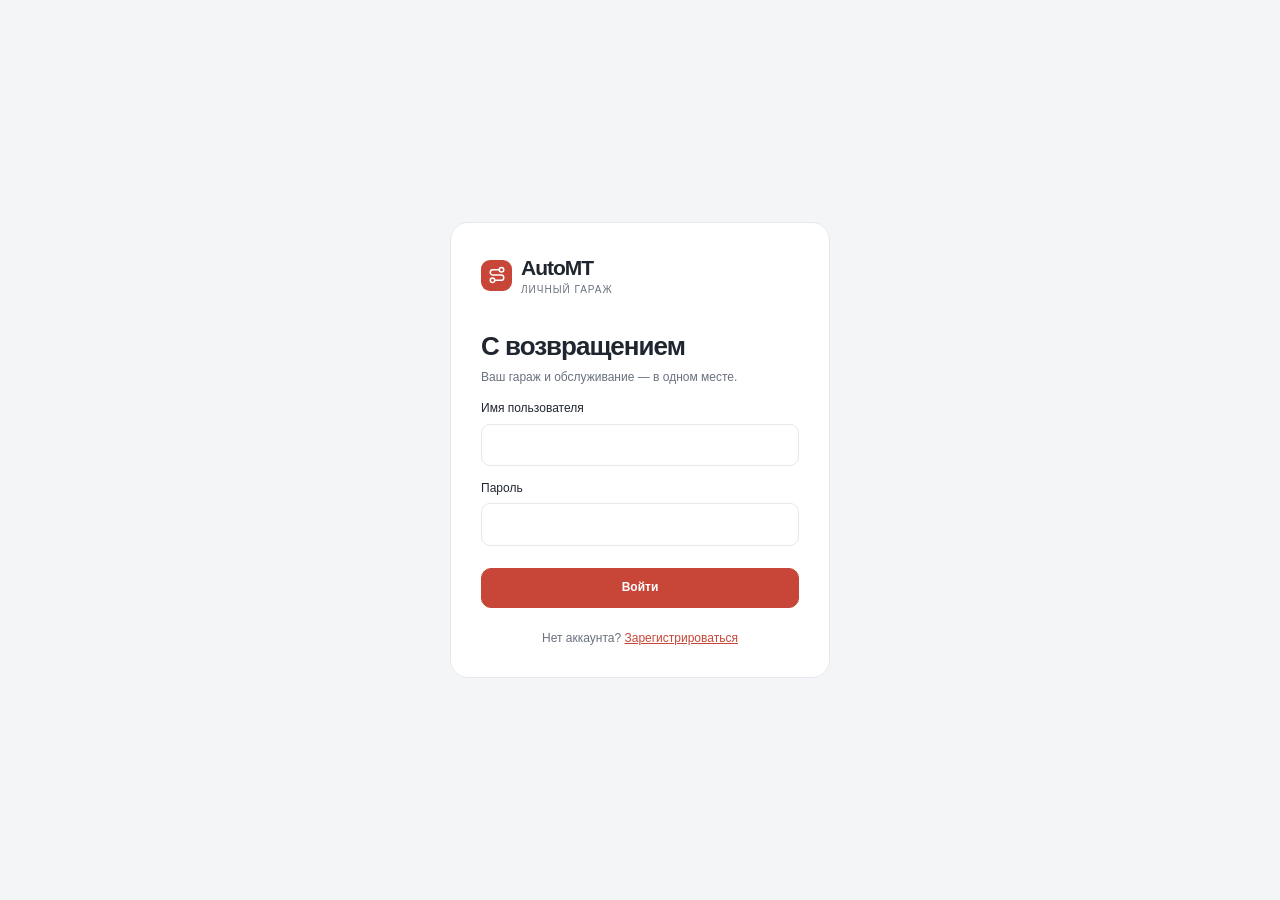
<file: Sources/Frontend/index.html>
<!doctype html>
<html lang="ru">
<head>
  <meta charset="utf-8">
  <meta name="viewport" content="width=device-width, initial-scale=1, viewport-fit=cover">
  <meta name="theme-color" content="#12151a" media="(prefers-color-scheme: dark)">
  <meta name="theme-color" content="#f4f5f7" media="(prefers-color-scheme: light)">
  <title>AutoMT — Личный гараж</title>
  <link rel="manifest" href="/manifest.json">
  <meta name="mobile-web-app-capable" content="yes">
  <meta name="apple-mobile-web-app-capable" content="yes">
  <meta name="apple-mobile-web-app-title" content="AutoMT">
  <meta name="apple-mobile-web-app-status-bar-style" content="default">
  <link rel="apple-touch-icon" sizes="180x180" href="/images/apple-touch-icon.png">
  <link rel="icon" type="image/png" sizes="192x192" href="/images/icon-192.png">
  <link rel="stylesheet" href="css/app.css">
  <link rel="stylesheet" href="css/site.css">
  <script defer src="vendor/lucide.min.js"></script>
  <script type="module" src="js/main.js"></script>
</head>
<body>
  <div id="automt-app">
    <div class="amt-app" id="amt-live" data-layout="overview">
      <div class="amt-loading" role="status">Загружаем AutoMT…</div>
    </div>
  </div>
  <noscript>Для работы AutoMT включите JavaScript в браузере.</noscript>
</body>
</html>
</file>
<file: Sources/Frontend/css/app.css>
#automt-app { color-scheme:light dark; }
#automt-app .amt-app { --a-bg:light-dark(#f4f5f7,#12151a); --a-paper:light-dark(#fff,#1b2027); --a-ink:light-dark(#202630,#f0f2f5); --a-muted:light-dark(#69717e,#a2acba); --a-line:light-dark(#e5e8ed,#303743); --a-soft:light-dark(#eceff3,#262d37); --a-accent:light-dark(#c84637,#f17b68); --a-onaccent:light-dark(#fff,#211410); --a-tint:light-dark(#fbeeea,#392724); --a-red:light-dark(#b23b31,#ff9e8e); --a-redbg:light-dark(#fff0ed,#392622); --a-amber:light-dark(#936118,#e9bf72); --a-amberbg:light-dark(#fcf3df,#332d22); --a-green:light-dark(#34745b,#90cbb0); --a-greenbg:light-dark(#eaf4ee,#24362e); --a-radius:16px; background:var(--a-bg); color:var(--a-ink); border:1px solid var(--a-line); border-radius:20px; overflow:clip; font-family:Inter,"Segoe UI",Arial,sans-serif; font-size:14px; line-height:1.45; min-height:780px; position:relative; }
#automt-app .amt-app * { box-sizing:border-box; }
#automt-app .amt-app button,#automt-app .amt-app input,#automt-app .amt-app select,#automt-app .amt-app textarea { font:inherit; }
#automt-app .amt-app button { cursor:inherit; }
#automt-app .amt-app button:disabled { opacity:.45; cursor:default; }
#automt-app .amt-app svg { flex-shrink:0; width:18px; height:18px; }
#automt-app .amt-app h1,#automt-app .amt-app h2,#automt-app .amt-app h3,#automt-app .amt-app p { margin:0; }
#automt-app .amt-app h1 { font-size:28px; font-weight:650; line-height:1.15; letter-spacing:-1px; }
#automt-app .amt-app h2 { font-size:19px; font-weight:600; letter-spacing:-.4px; }
#automt-app .amt-app h3 { font-size:15px; font-weight:600; }
#automt-app .amt-shell { display:grid; grid-template-columns:184px minmax(0,1fr); min-height:780px; }
#automt-app .amt-side { background:var(--a-paper); border-right:1px solid var(--a-line); padding:25px 14px; display:flex; flex-direction:column; gap:30px; }
#automt-app .amt-brand { display:flex; gap:9px; align-items:center; padding:0 10px; font-size:21px; font-weight:750; letter-spacing:-1px; }
#automt-app .amt-brandmark { display:flex; align-items:center; justify-content:center; background:var(--a-accent); color:var(--a-onaccent); width:31px; height:31px; border-radius:9px; }
#automt-app .amt-brand small { font-size:10px; font-weight:500; letter-spacing:1px; color:var(--a-muted); display:block; }
#automt-app .amt-nav { display:flex; flex-direction:column; gap:5px; }
#automt-app .amt-nav button { display:flex; gap:10px; align-items:center; padding:12px; text-align:left; color:var(--a-muted); background:transparent; border:0; border-radius:10px; font-weight:500; min-height:44px; }
#automt-app .amt-nav button[aria-current="page"] { background:var(--a-tint); color:var(--a-accent); }
#automt-app .amt-nav button:hover { background:var(--a-soft); }
#automt-app .amt-sidefoot { margin-top:auto; padding:12px 10px 0; border-top:1px solid var(--a-line); color:var(--a-muted); font-size:12px; }
#automt-app .amt-sidefoot strong { display:block; color:var(--a-ink); font-weight:500; margin-bottom:5px; }
#automt-app .amt-main { min-width:0; }
#automt-app .amt-topbar { display:flex; gap:12px; align-items:center; justify-content:space-between; padding:18px 28px; background:var(--a-paper); border-bottom:1px solid var(--a-line); }
#automt-app .amt-breadcrumb { font-size:12px; color:var(--a-muted); }
#automt-app .amt-user { display:flex; gap:8px; align-items:center; border:0; background:transparent; color:var(--a-ink); padding:3px; }
#automt-app .amt-avatar { width:29px; height:29px; display:grid; place-items:center; border-radius:50%; background:var(--a-soft); font-size:11px; font-weight:600; }
#automt-app .amt-content { padding:28px; }
#automt-app .amt-title { display:flex; align-items:center; justify-content:space-between; gap:12px; margin-bottom:24px; }
#automt-app .amt-sub { color:var(--a-muted); font-size:12px; margin-top:7px!important; }
#automt-app .amt-eyebrow { color:var(--a-muted); text-transform:uppercase; font-size:10px; font-weight:600; letter-spacing:1.3px; margin-bottom:6px!important; }
#automt-app .amt-button { min-height:40px; padding:9px 13px; border:1px solid var(--a-line); background:var(--a-paper); color:var(--a-ink); border-radius:10px; display:inline-flex; justify-content:center; gap:7px; align-items:center; font-size:12px!important; font-weight:600!important; white-space:nowrap; }
#automt-app .amt-button:hover { background:var(--a-soft); }
#automt-app .amt-button.amt-primary { border-color:var(--a-accent); background:var(--a-accent); color:var(--a-onaccent); }
#automt-app .amt-button.amt-danger { color:var(--a-red); background:var(--a-redbg); border-color:transparent; }
#automt-app .amt-plain { border:0; background:transparent; padding:5px; color:var(--a-muted); display:inline-flex; align-items:center; justify-content:center; gap:6px; min-height:34px; }
#automt-app .amt-textbutton { border:0; background:transparent; color:var(--a-accent); font-size:12px!important; font-weight:600!important; padding:6px 0; display:inline-flex; align-items:center; gap:5px; }
#automt-app .amt-car { border:1px solid var(--a-line); background:var(--a-paper); border-radius:var(--a-radius); padding:20px; margin-bottom:23px; }
#automt-app .amt-carhead { display:flex; gap:14px; justify-content:space-between; align-items:center; }
#automt-app .amt-caridentity { display:flex; gap:12px; align-items:center; min-width:0; }
#automt-app .amt-caricon { width:48px; height:48px; display:grid; place-items:center; background:var(--a-soft); border-radius:13px; color:var(--a-muted); flex-shrink:0; }
#automt-app .amt-caricon svg { width:27px; height:27px; }
#automt-app .amt-carswitch { background:transparent; color:var(--a-ink); border:0; font-size:18px!important; font-weight:650!important; width:100%; max-width:230px; padding:0 20px 0 0; }
#automt-app .amt-carswitch option { background:var(--a-paper); color:var(--a-ink); font-size:14px; }
#automt-app .amt-mileage { text-align:right; flex-shrink:0; }
#automt-app .amt-mileage strong { display:block; font-size:24px; font-weight:600; letter-spacing:-.7px; font-variant-numeric:tabular-nums; }
#automt-app .amt-mileage strong small { color:var(--a-muted); font-size:12px; font-weight:400; letter-spacing:0; }
#automt-app .amt-vin { margin-top:15px; padding-top:12px; border-top:1px solid var(--a-line); display:flex; justify-content:space-between; gap:10px; align-items:center; color:var(--a-muted); font-size:11px; }
#automt-app .amt-vin span { overflow-wrap:anywhere; }
#automt-app .amt-vin .amt-plain { font-size:11px; }
#automt-app .amt-badge { font-size:11px; height:26px; padding:0 8px; border-radius:6px; display:inline-flex; gap:4px; align-items:center; justify-content:center; line-height:1; font-weight:500; white-space:nowrap; vertical-align:middle; }
#automt-app .amt-statuses { display:flex; align-items:center; flex-wrap:wrap; gap:6px; }
#automt-app .amt-badge svg { width:12px; height:12px; }
#automt-app .amt-badge.amt-urgent { color:var(--a-red); background:var(--a-redbg); }
#automt-app .amt-badge.amt-soon { color:var(--a-amber); background:var(--a-amberbg); }
#automt-app .amt-badge.amt-good { color:var(--a-green); background:var(--a-greenbg); }
#automt-app .amt-sectionhead { display:flex; align-items:center; justify-content:space-between; flex-wrap:wrap; gap:10px; margin-bottom:12px; }
#automt-app .amt-sectionhead h2 { font-size:14px; letter-spacing:0; }
#automt-app .amt-count { color:var(--a-muted); font-size:11px; }
#automt-app .amt-worklist { display:grid; gap:9px; }
#automt-app .amt-work { background:var(--a-paper); border:1px solid var(--a-line); border-radius:12px; overflow:clip; }
#automt-app .amt-work.amt-overdue { border-color:light-dark(#efc9c2,#6f4239); }
#automt-app .amt-worktop { display:grid; grid-template-columns:36px minmax(0,1fr) auto 18px; width:100%; gap:12px; align-items:center; text-align:left; color:var(--a-ink); background:transparent; border:0; padding:17px; }
#automt-app .amt-worktop:hover { background:var(--a-bg); }
#automt-app .amt-workicon { color:var(--a-muted); background:var(--a-soft); display:grid; place-items:center; border-radius:10px; width:36px; height:36px; }
#automt-app .amt-overdue .amt-workicon { color:var(--a-red); background:var(--a-redbg); }
#automt-app .amt-workname { font-weight:600; font-size:13px; display:block; }
#automt-app .amt-workmeta { display:block; font-size:11px; color:var(--a-muted); margin-top:4px; }
#automt-app .amt-workvalue { text-align:right; }
#automt-app .amt-workvalue b { font-weight:600; font-size:13px; display:block; font-variant-numeric:tabular-nums; }
#automt-app .amt-workvalue small { color:var(--a-muted); font-size:10px; }
#automt-app .amt-overdue .amt-workvalue b { color:var(--a-red); }
#automt-app .amt-chevron { color:var(--a-muted); width:15px!important; }
#automt-app .amt-meter { height:3px; background:var(--a-soft); margin:0 17px 13px 65px; border-radius:3px; overflow:hidden; }
#automt-app .amt-meter span { display:block; height:100%; background:var(--a-accent); opacity:.75; }
#automt-app .amt-details { padding:0 17px 17px 65px; }
#automt-app .amt-detailgrid { display:flex; flex-wrap:wrap; gap:14px 25px; border-top:1px solid var(--a-line); padding:13px 0; }
#automt-app .amt-detailgrid span { color:var(--a-muted); font-size:11px; display:block; }
#automt-app .amt-detailgrid strong { font-weight:500; font-size:12px; }
#automt-app .amt-partsnote { color:var(--a-muted); font-size:11px; margin-bottom:13px!important; }
#automt-app .amt-footerline { margin-top:18px; display:flex; gap:6px; align-items:center; color:var(--a-muted); font-size:11px; }
#automt-app .amt-footerline svg { width:13px; height:13px; }
#automt-app .amt-mobilebrand,#automt-app .amt-bottomnav { display:none; }
#automt-app .amt-garagegrid { display:grid; grid-template-columns:repeat(2,minmax(0,1fr)); gap:14px; }
#automt-app .amt-garagecar { background:var(--a-paper); border:1px solid var(--a-line); border-radius:var(--a-radius); overflow:hidden; }
#automt-app .amt-garagevisual { background:var(--a-soft); padding:17px; display:flex; justify-content:space-between; align-items:center; min-height:100px; position:relative; }
#automt-app .amt-garagevisual .amt-carletters { font-size:33px; font-weight:700; letter-spacing:-1px; opacity:.2; }
#automt-app .amt-garagevisual img { width:100%; height:110px; object-fit:cover; position:absolute; inset:0; }
#automt-app .amt-garagevisual button { background:var(--a-paper); border-radius:8px; z-index:1; }
#automt-app .amt-garagebody { padding:17px; }
#automt-app .amt-garagemile { font-size:23px; letter-spacing:-.6px; margin:16px 0!important; font-variant-numeric:tabular-nums; }
#automt-app .amt-garageactions { border-top:1px solid var(--a-line); padding-top:12px; display:flex; gap:7px; justify-content:space-between; }
#automt-app .amt-empty { text-align:center; padding:50px 20px; background:var(--a-paper); border:1px dashed var(--a-line); border-radius:var(--a-radius); }
#automt-app .amt-empty p { color:var(--a-muted); margin:10px 0 20px; }
#automt-app .amt-profile { display:grid; gap:16px; }
#automt-app .amt-profileblock { padding:22px; border:1px solid var(--a-line); border-radius:var(--a-radius); background:var(--a-paper); }
#automt-app .amt-profileblock form { margin-top:18px; }
#automt-app .amt-label { font-size:12px; font-weight:500; display:block; margin:14px 0 6px; }
#automt-app .amt-input { width:100%; min-height:42px; border-radius:9px; border:1px solid var(--a-line); background:var(--a-paper); color:var(--a-ink); padding:10px 11px; font-size:14px!important; }
#automt-app .amt-formrow { display:grid; grid-template-columns:1fr 1fr; gap:12px; }
#automt-app .amt-formactions { display:flex; gap:9px; justify-content:flex-end; margin-top:22px; }
#automt-app .amt-profileblock .amt-formactions { justify-content:flex-start; }
#automt-app .amt-formhelp { color:var(--a-muted); font-size:11px; margin:8px 0!important; }
#automt-app .amt-overlay { position:absolute; inset:0; z-index:20; padding:48px 22px 24px; background:light-dark(#20263077,#0009); display:flex; justify-content:center; align-items:flex-start; }
#automt-app .amt-dialog { background:var(--a-paper); color:var(--a-ink); padding:24px; width:100%; max-width:440px; border:1px solid var(--a-line); border-radius:18px; box-shadow:0 20px 70px #0002; }
#automt-app .amt-dialoghead { display:flex; align-items:center; justify-content:space-between; gap:10px; margin-bottom:7px; }
#automt-app .amt-dialoghead h2 { font-size:21px; }
#automt-app .amt-dialog .amt-formhelp { margin:0 0 15px!important; }
#automt-app .amt-partrow { display:grid; grid-template-columns:minmax(0,1fr) minmax(0,1fr) auto; gap:7px; margin:9px 0; align-items:center; }
#automt-app .amt-partrow select { grid-column:1 / -1; }
#automt-app .amt-partrow .amt-input { min-width:0; }
#automt-app .amt-toast { position:absolute; top:68px; right:20px; left:20px; margin:auto; width:fit-content; max-width:calc(100% - 40px); background:var(--a-ink); color:var(--a-paper); padding:12px 16px; border-radius:12px; box-shadow:0 8px 25px #0002; z-index:30; font-size:12px; display:flex; align-items:center; gap:8px; }
#automt-app .amt-error { color:var(--a-red); font-size:12px; margin-top:12px; }
#automt-app .amt-cartabs { display:flex; gap:4px; margin:0 0 22px; border-bottom:1px solid var(--a-line); }
#automt-app .amt-cartabs button { padding:11px 14px; min-height:44px; border:0; border-bottom:2px solid transparent; background:transparent; color:var(--a-muted); display:flex; align-items:center; gap:7px; font-size:12px; font-weight:500; }
#automt-app .amt-cartabs button[aria-pressed="true"] { border-bottom-color:var(--a-accent); color:var(--a-accent); }
#automt-app .amt-tabcount { font-size:10px; padding:2px 6px; border-radius:5px; background:var(--a-soft); color:var(--a-muted); }
#automt-app .amt-notelist { display:grid; grid-template-columns:repeat(2,minmax(0,1fr)); gap:13px; }
#automt-app .amt-note { padding:18px; background:var(--a-paper); border:1px solid var(--a-line); border-radius:var(--a-radius); min-width:0; }
#automt-app .amt-note:first-child { grid-column:1 / -1; }
#automt-app .amt-notehead { display:flex; justify-content:space-between; align-items:flex-start; gap:10px; margin-bottom:13px; }
#automt-app .amt-notetype { display:flex; align-items:center; gap:6px; font-size:10px; color:var(--a-muted); margin-bottom:7px!important; }
#automt-app .amt-notetype svg { width:13px; height:13px; }
#automt-app .amt-notehead h3 { overflow-wrap:anywhere; font-size:14px; }
#automt-app .amt-noteactions { display:flex; align-items:center; flex-shrink:0; }
#automt-app .amt-noteactions .amt-plain { padding:4px; min-height:28px; }
#automt-app .amt-noteactions svg { width:14px; height:14px; }
#automt-app .amt-notebody { white-space:pre-wrap; overflow-wrap:anywhere; font-size:12px; color:var(--a-ink); }
#automt-app .amt-note a { color:var(--a-accent); overflow-wrap:anywhere; }
#automt-app .amt-notelink { display:flex; gap:8px; align-items:flex-start; background:var(--a-bg); border:1px solid var(--a-line); border-radius:8px; padding:11px; margin-top:12px; font-size:12px; text-decoration:none; }
#automt-app .amt-notelink svg { width:14px; height:14px; margin-top:2px; }
#automt-app .amt-checklist { display:grid; gap:3px; }
#automt-app .amt-checkitem { display:flex; align-items:flex-start; gap:9px; min-height:36px; padding:7px 0; font-size:12px; overflow-wrap:anywhere; }
#automt-app .amt-checkitem input { accent-color:var(--a-accent); width:16px; height:16px; margin:1px 0 0; flex-shrink:0; }
#automt-app .amt-checkitem:has(input:checked) span { text-decoration:line-through; color:var(--a-muted); }
#automt-app .amt-noteprogress { color:var(--a-muted); font-size:11px; margin-top:9px!important; }
#automt-app .amt-note-editor { min-height:150px; resize:vertical; line-height:1.6; }
#automt-app .amt-garagelinks { display:flex; flex-wrap:wrap; gap:0 14px; }
#automt-app .amt-mobilecontext,#automt-app .amt-actionshort { display:none; }
#automt-app .amt-app[data-layout="journal"] .amt-notelist { grid-template-columns:1fr; }
#automt-app .amt-app[data-layout="journal"] .amt-shell { display:block; }
#automt-app .amt-app[data-layout="journal"] .amt-side { flex-direction:row; align-items:center; padding:18px 24px; border-right:0; border-bottom:1px solid var(--a-line); gap:25px; }
#automt-app .amt-app[data-layout="journal"] .amt-nav { flex-direction:row; margin-left:auto; }
#automt-app .amt-app[data-layout="journal"] .amt-nav button { padding:9px 13px; }
#automt-app .amt-app[data-layout="journal"] .amt-brand small,#automt-app .amt-app[data-layout="journal"] .amt-sidefoot { display:none; }
#automt-app .amt-app[data-layout="journal"] .amt-topbar { display:none; }
#automt-app .amt-app[data-layout="journal"] .amt-content { padding:30px; }
#automt-app .amt-app[data-layout="journal"] .amt-worklayout { display:grid; grid-template-columns:225px minmax(0,1fr); gap:25px; align-items:start; }
#automt-app .amt-app[data-layout="journal"] .amt-carhead { display:block; }
#automt-app .amt-app[data-layout="journal"] .amt-caridentity { align-items:flex-start; }
#automt-app .amt-app[data-layout="journal"] .amt-caricon { display:none; }
#automt-app .amt-app[data-layout="journal"] .amt-mileage { text-align:left; padding-top:22px; }
#automt-app .amt-app[data-layout="journal"] .amt-mileage strong { font-size:30px; }
#automt-app .amt-app[data-layout="journal"] .amt-vin { align-items:flex-start; flex-direction:column; }
#automt-app .amt-app[data-layout="journal"] .amt-carswitch { font-size:17px!important; }
#automt-app .amt-app[data-layout="journal"] .amt-worklist { gap:0; border-radius:var(--a-radius); background:var(--a-paper); border:1px solid var(--a-line); padding:0 18px; }
#automt-app .amt-app[data-layout="journal"] .amt-work { border:0; border-bottom:1px solid var(--a-line); border-radius:0; }
#automt-app .amt-app[data-layout="journal"] .amt-work:last-child { border-bottom:0; }
#automt-app .amt-app[data-layout="journal"] .amt-worktop { padding:20px 0; grid-template-columns:28px minmax(0,1fr) auto; gap:11px; }
#automt-app .amt-app[data-layout="journal"] .amt-workicon { width:28px; height:28px; border-radius:50%; }
#automt-app .amt-app[data-layout="journal"] .amt-workicon svg { width:15px; height:15px; }
#automt-app .amt-app[data-layout="journal"] .amt-chevron,#automt-app .amt-app[data-layout="journal"] .amt-meter { display:none; }
#automt-app .amt-app[data-layout="journal"] .amt-details { padding:0 0 18px 39px; }
@media (max-width:740px) {
 #automt-app .amt-shell { grid-template-columns:150px minmax(0,1fr); }
 #automt-app .amt-content { padding:22px 18px; }
 #automt-app .amt-topbar { padding:16px 18px; }
 #automt-app .amt-title { align-items:flex-start; }
 #automt-app .amt-title h1 { font-size:24px; }
 #automt-app .amt-worktop { gap:9px; padding:14px; grid-template-columns:32px minmax(0,1fr) auto 14px; }
 #automt-app .amt-workicon { width:32px; height:32px; }
 #automt-app .amt-carhead { align-items:flex-start; }
 #automt-app .amt-caricon { display:none; }
 #automt-app .amt-app[data-layout="journal"] .amt-worklayout { grid-template-columns:195px minmax(0,1fr); gap:18px; }
}
@media (max-width:580px) {
 #automt-app .amt-app { border-radius:18px; min-height:860px; }
 #automt-app .amt-shell { display:block; min-height:860px; }
 #automt-app .amt-side { display:none!important; }
 #automt-app .amt-topbar { display:flex!important; padding:8px 17px; background:var(--a-bg); border:0; }
 #automt-app .amt-breadcrumb,#automt-app .amt-user>span:not(.amt-avatar) { display:none; }
 #automt-app .amt-mobilebrand { display:flex; padding:0; font-size:20px; }
 #automt-app .amt-mobilebrand small { display:none; }
 #automt-app .amt-content,#automt-app .amt-app[data-layout="journal"] .amt-content { padding:0 17px 20px; }
 #automt-app .amt-title { display:flex; flex-wrap:nowrap; align-items:center; gap:10px; margin:0 0 4px; }
 #automt-app .amt-title>div { min-width:0; }
 #automt-app .amt-title h1 { font-size:22px; line-height:1.25; letter-spacing:-.6px; }
 #automt-app .amt-title .amt-eyebrow,#automt-app .amt-title .amt-sub { display:none; }
 #automt-app .amt-title>.amt-button { width:auto; min-width:44px; min-height:44px; flex-shrink:0; padding:10px; }
 #automt-app .amt-actionlabel { display:none; }
 #automt-app .amt-actionshort { display:inline; }
 #automt-app .amt-mobilecontext { display:flex; justify-content:space-between; align-items:center; gap:10px; padding:0; min-height:48px; margin-bottom:8px; position:sticky; top:0; z-index:5; background:var(--a-bg); border-bottom:1px solid var(--a-line); }
 #automt-app .amt-mobilecontext .amt-carswitch { font-size:14px!important; font-weight:600!important; max-width:210px; min-height:40px; padding:0 13px 0 0; }
 #automt-app .amt-mobilemileage { display:flex; align-items:center; gap:5px; padding:8px 0 8px 8px; min-height:44px; border:0; background:transparent; color:var(--a-ink); white-space:nowrap; font-size:12px!important; font-variant-numeric:tabular-nums; }
 #automt-app .amt-mobilemileage svg { width:14px; height:14px; color:var(--a-muted); }
 #automt-app .amt-car { display:none; }
 #automt-app .amt-cartabs { margin-bottom:10px; }
 #automt-app section[aria-label="Заметки автомобиля"]>.amt-sectionhead { display:none; }
 #automt-app .amt-eyebrow { font-size:10px; }
 #automt-app .amt-car { padding:17px; margin-bottom:22px; }
 #automt-app .amt-carhead { display:block; }
 #automt-app .amt-caridentity { justify-content:space-between; }
 #automt-app .amt-caricon { display:grid; order:2; width:40px; height:40px; }
 #automt-app .amt-carswitch { max-width:240px; font-size:18px!important; }
 #automt-app .amt-mileage { display:flex; justify-content:space-between; align-items:center; padding-top:16px; margin-top:15px; border-top:1px solid var(--a-line); text-align:left; }
 #automt-app .amt-mileage strong { font-size:26px; }
 #automt-app .amt-vin { margin-top:9px; border:0; padding-top:0; }
 #automt-app .amt-vin>.amt-count { display:none; }
 #automt-app .amt-sectionhead { align-items:center; }
 #automt-app .amt-notelist { grid-template-columns:1fr; }
 #automt-app .amt-note { padding:16px; }
 #automt-app .amt-noteactions .amt-plain { min-width:36px; min-height:36px; }
 #automt-app .amt-checkitem { min-height:44px; align-items:center; }
 #automt-app .amt-cartabs button { padding:10px 9px; }
 #automt-app .amt-worktop { grid-template-columns:32px minmax(0,1fr) 14px; padding:15px 13px; gap:10px; }
 #automt-app .amt-workvalue { grid-column:2; text-align:left; display:flex; gap:7px; align-items:center; }
 #automt-app .amt-workvalue b { font-size:12px; }
 #automt-app .amt-workvalue small { display:none; }
 #automt-app .amt-chevron { grid-row:1; grid-column:3; }
 #automt-app .amt-workicon { grid-row:1 / 3; }
 #automt-app .amt-workmeta { font-size:11px; }
 #automt-app .amt-meter { margin-left:55px; margin-right:13px; }
 #automt-app .amt-details { padding:0 13px 15px 55px; }
 #automt-app .amt-bottomnav { display:flex; justify-content:space-around; border-top:1px solid var(--a-line); background:var(--a-paper); padding:9px 8px 12px; }
 #automt-app .amt-bottomnav button { display:flex; flex-direction:column; gap:4px; align-items:center; min-height:47px; padding:5px 20px; background:transparent; color:var(--a-muted); border:0; font-size:10px; }
 #automt-app .amt-bottomnav button[aria-current="page"] { color:var(--a-accent); }
 #automt-app .amt-garagegrid { grid-template-columns:1fr; }
 #automt-app .amt-garagevisual { min-height:95px; }
 #automt-app .amt-profileblock { padding:17px; }
 #automt-app .amt-formrow { grid-template-columns:1fr; gap:0; }
 #automt-app .amt-input { font-size:16px!important; }
 #automt-app .amt-button,#automt-app .amt-plain { min-height:44px; }
 #automt-app .amt-overlay { padding:22px 10px; }
 #automt-app .amt-dialog { padding:20px; }
 #automt-app .amt-app[data-layout="journal"] .amt-worklayout { display:block; }
 #automt-app .amt-app[data-layout="journal"] .amt-carhead { display:block; }
 #automt-app .amt-app[data-layout="journal"] .amt-mileage { text-align:left; padding-top:15px; }
 #automt-app .amt-app[data-layout="journal"] .amt-mileage strong { font-size:26px; }
 #automt-app .amt-app[data-layout="journal"] .amt-vin { flex-direction:row; align-items:center; }
 #automt-app .amt-app[data-layout="journal"] .amt-worktop { grid-template-columns:28px minmax(0,1fr); }
 #automt-app .amt-app[data-layout="journal"] .amt-worklist { padding:0 15px; }
 #automt-app .amt-app[data-layout="journal"] .amt-workvalue { grid-column:2; }
}
</file>
<file: Sources/Frontend/css/site.css>
html { color-scheme: light dark; }
body { margin: 0; background: light-dark(#f4f5f7, #12151a); }
button, select, summary, .amt-interactive { cursor: pointer; }
button:disabled { cursor: wait; }
#automt-app { width: 100%; }
#automt-app .amt-app { border: 0; border-radius: 0; min-height: 100dvh; }
#automt-app .amt-shell { grid-template-columns: 216px minmax(0, 1fr); min-height: 100dvh; }
#automt-app .amt-side { position: sticky; top: 0; height: 100dvh; }
#automt-app .amt-content { width: 100%; max-width: 1120px; margin: 0 auto; padding: 32px; }
#automt-app .amt-overlay { position: fixed; padding: 24px; align-items: center; }
#automt-app .amt-dialog { max-height: calc(100dvh - 48px); overflow-y: auto; }
#automt-app .amt-loading { padding: 70px 24px; text-align: center; color: var(--a-muted); }
#automt-app .amt-error:empty { display: none; }
#automt-app [aria-busy="true"] { cursor: progress; }
#automt-app .amt-toast { position: fixed; top: 18px; }
#automt-app .amt-auth { min-height: 100dvh; display: grid; place-items: center; padding: 24px; }
#automt-app .amt-authbox { width: 100%; max-width: 380px; padding: 30px; border: 1px solid var(--a-line); border-radius: 18px; background: var(--a-paper); }
#automt-app .amt-authbox .amt-brand { padding: 0; margin-bottom: 34px; }
#automt-app .amt-authbox h1 { font-size: 26px; }
#automt-app .amt-authbox .amt-primary { width: 100%; margin-top: 22px; }
#automt-app .amt-authbox a { color: var(--a-accent); }
#automt-app .amt-authlinks { margin-top: 22px !important; font-size: 12px; text-align: center; color: var(--a-muted); }
#automt-app .amt-vin .amt-plain { min-height: 38px; }
#automt-app .amt-workactions, #automt-app .amt-workextra { display: flex; gap: 12px; flex-wrap: wrap; align-items: center; margin-top: 15px; }
#automt-app .amt-history { margin-top: 24px; }
#automt-app .amt-history h2 { margin-bottom: 12px; }
#automt-app .amt-historyrow { display: flex; justify-content: space-between; gap: 16px; padding: 16px 0; border-bottom: 1px solid var(--a-line); }
#automt-app .amt-historyrow h3 { font-size: 13px; }
#automt-app .amt-historyrow svg { color: var(--a-muted); margin-top: 2px; }
@media (max-width: 740px) {
  #automt-app .amt-shell { grid-template-columns: 150px minmax(0, 1fr); }
  #automt-app .amt-content { padding: 22px 18px; }
}
@media (max-width: 580px) {
  #automt-app .amt-app { height: 100%; min-height: 0; overflow: hidden; }
  #automt-app .amt-shell { display: block; height: 100%; min-height: 0; }
  #automt-app .amt-main { height: 100%; min-height: 0; display: flex; flex-direction: column; padding-top: env(safe-area-inset-top); }
  #automt-app .amt-content { overflow-y: auto; overscroll-behavior: contain; min-height: 0; flex: 1; padding: 0 17px 20px; scrollbar-width: thin; }
  #automt-app .amt-topbar { flex-shrink: 0; max-height: 72px; overflow: hidden; transition: max-height .18s, padding .18s, opacity .18s; }
  #automt-app .amt-app[data-scrolled="true"] .amt-topbar { max-height: 0; padding-top: 0; padding-bottom: 0; opacity: 0; }
  #automt-app .amt-bottomnav { flex-shrink: 0; padding-bottom: max(12px, env(safe-area-inset-bottom)); }
  #automt-app .amt-overlay { top: var(--amt-viewport-top, 0px); bottom: auto; height: var(--amt-viewport-height, 100dvh); padding: 12px; align-items: flex-end; }
  #automt-app .amt-dialog { max-height: calc(var(--amt-viewport-height, 100dvh) - 24px); padding-bottom: max(20px, env(safe-area-inset-bottom)); }
  #automt-app .amt-auth { display: flex; flex-direction: column; align-items: center; height: 100%; min-height: 0; overflow-y: auto; }
  #automt-app .amt-authbox { flex-shrink: 0; margin-block: auto; }
  #automt-app .amt-authbox { padding: 24px; }
  #automt-app .amt-toast { top: 10px; }
}

@media (max-width: 580px) {
  html, body { height: 100%; overflow: hidden; overscroll-behavior: none; }
  #automt-app { position: fixed; top: var(--amt-viewport-top, 0px); left: 0; height: var(--amt-viewport-height, 100dvh); }
}

#automt-app .amt-garagevisual.amt-hasphotos { display: block; padding: 0; min-height: 0; background: var(--a-paper); }
#automt-app .amt-garagevisual .amt-photoopen { display: block; position: relative; width: 100%; aspect-ratio: 16 / 9; padding: 0; border: 0; border-radius: 0; overflow: hidden; background: var(--a-soft); cursor: zoom-in; }
#automt-app .amt-photoopen img { display: block; position: static; width: 100%; height: 100%; object-fit: cover; }
#automt-app .amt-photoopen::after { content: ''; position: absolute; inset: 0; background: linear-gradient(to bottom, transparent 62%, var(--a-paper) 100%); pointer-events: none; }
#automt-app .amt-photocount { position: absolute; right: 14px; bottom: 36px; z-index: 1; display: flex; align-items: center; gap: 6px; padding: 6px 9px; border-radius: 8px; background: #10151ab3; color: #fff; font-size: 11px; }
#automt-app .amt-hasphotos .amt-photoupload { position: absolute; left: 14px; top: 14px; z-index: 2; min-width: 44px; }
#automt-app .amt-primarybadge { position: relative; z-index: 2; }
#automt-app .amt-hasphotos .amt-primarybadge { position: absolute; right: 14px; top: 14px; }
#automt-app .amt-hasphotos + .amt-garagebody { padding-top: 4px; }
#automt-app .amt-photooverlay { padding: 0; background: #0c1017; top: var(--amt-viewport-top, 0px); bottom: auto; height: var(--amt-viewport-height, 100dvh); }
#automt-app .amt-dialog.amt-gallery { display: flex; flex-direction: column; width: 100%; max-width: none; height: 100%; max-height: none; padding: 0; border: 0; border-radius: 0; overflow: hidden; background: #0c1017; color: #fff; box-shadow: none; }
#automt-app .amt-galleryhead { display: flex; align-items: center; justify-content: space-between; gap: 16px; padding: max(16px, env(safe-area-inset-top)) max(18px, env(safe-area-inset-right)) 12px max(18px, env(safe-area-inset-left)); flex-shrink: 0; }
#automt-app .amt-galleryhead h2 { font-size: 18px; }
#automt-app .amt-gallerycounter { margin-top: 4px; color: #b9c0cb; font-size: 12px; }
#automt-app .amt-gallery .amt-plain { color: #fff; min-width: 44px; min-height: 44px; border-radius: 12px; }
#automt-app .amt-gallery .amt-plain:hover { background: #ffffff18; }
#automt-app .amt-phototrack { display: flex; flex: 1; min-height: 0; overflow-x: auto; overflow-y: hidden; scroll-snap-type: x mandatory; overscroll-behavior-x: contain; scrollbar-width: none; touch-action: pan-x pinch-zoom; }
#automt-app .amt-phototrack::-webkit-scrollbar { display: none; }
#automt-app .amt-photoslide { flex: 0 0 100%; min-width: 0; height: 100%; scroll-snap-align: center; scroll-snap-stop: always; }
#automt-app .amt-photoslide img { display: block; width: 100%; height: 100%; object-fit: contain; }
#automt-app .amt-galleryfooter { display: flex; align-items: center; justify-content: center; flex-wrap: wrap; gap: 12px; padding: 12px max(18px, env(safe-area-inset-right)) max(12px, env(safe-area-inset-bottom)) max(18px, env(safe-area-inset-left)); flex-shrink: 0; color: #b9c0cb; font-size: 12px; }
#automt-app .amt-galleryadd { gap: 6px; }
#automt-app :is(.amt-photoopen, .amt-gallery button, .amt-phototrack):focus-visible { outline: 3px solid var(--a-accent); outline-offset: -3px; }
@media (prefers-reduced-motion: reduce) {
  #automt-app .amt-topbar { transition: none; }
}
</file>
